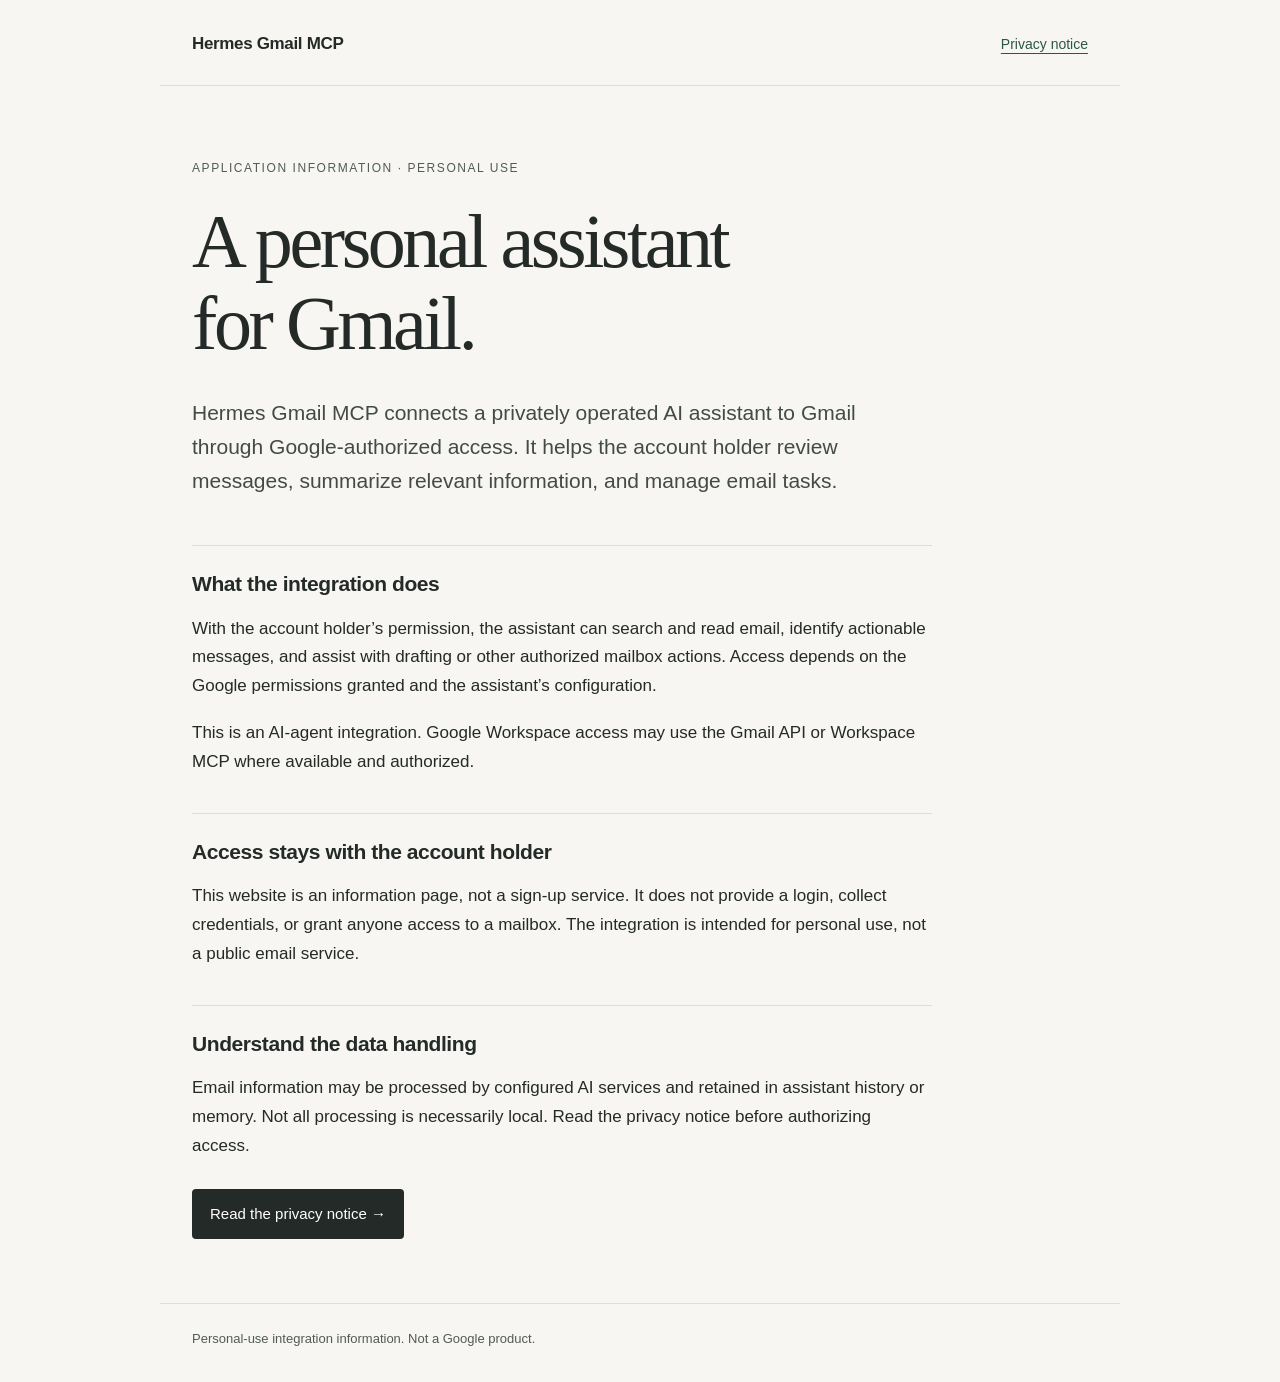
<file: index.html>
<!doctype html>
<html lang="en"><head><meta charset="utf-8"><meta name="viewport" content="width=device-width, initial-scale=1"><meta name="robots" content="noindex, nofollow, noarchive"><meta name="referrer" content="no-referrer"><meta name="description" content="Application information for a personal-use Gmail AI assistant."><title>Hermes Gmail MCP — Application information</title><link rel="stylesheet" href="styles.css"></head>
<body><a class="skip" href="#main">Skip to content</a><header><a class="wordmark" href="./">Hermes Gmail MCP</a><nav aria-label="Main"><a href="privacy.html">Privacy notice</a></nav></header><main id="main"><p class="eyebrow">Application information · Personal use</p><h1>A personal assistant<br>for Gmail.</h1><p class="lead">Hermes Gmail MCP connects a privately operated AI assistant to Gmail through Google-authorized access. It helps the account holder review messages, summarize relevant information, and manage email tasks.</p><section aria-labelledby="use"><h2 id="use">What the integration does</h2><p>With the account holder’s permission, the assistant can search and read email, identify actionable messages, and assist with drafting or other authorized mailbox actions. Access depends on the Google permissions granted and the assistant’s configuration.</p><p>This is an AI-agent integration. Google Workspace access may use the Gmail API or Workspace MCP where available and authorized.</p></section><section aria-labelledby="access"><h2 id="access">Access stays with the account holder</h2><p>This website is an information page, not a sign-up service. It does not provide a login, collect credentials, or grant anyone access to a mailbox. The integration is intended for personal use, not a public email service.</p></section><section aria-labelledby="data"><h2 id="data">Understand the data handling</h2><p>Email information may be processed by configured AI services and retained in assistant history or memory. Not all processing is necessarily local. Read the privacy notice before authorizing access.</p><a class="button" href="privacy.html">Read the privacy notice <span aria-hidden="true">→</span></a></section></main><footer>Personal-use integration information. Not a Google product.</footer></body></html>
</file>
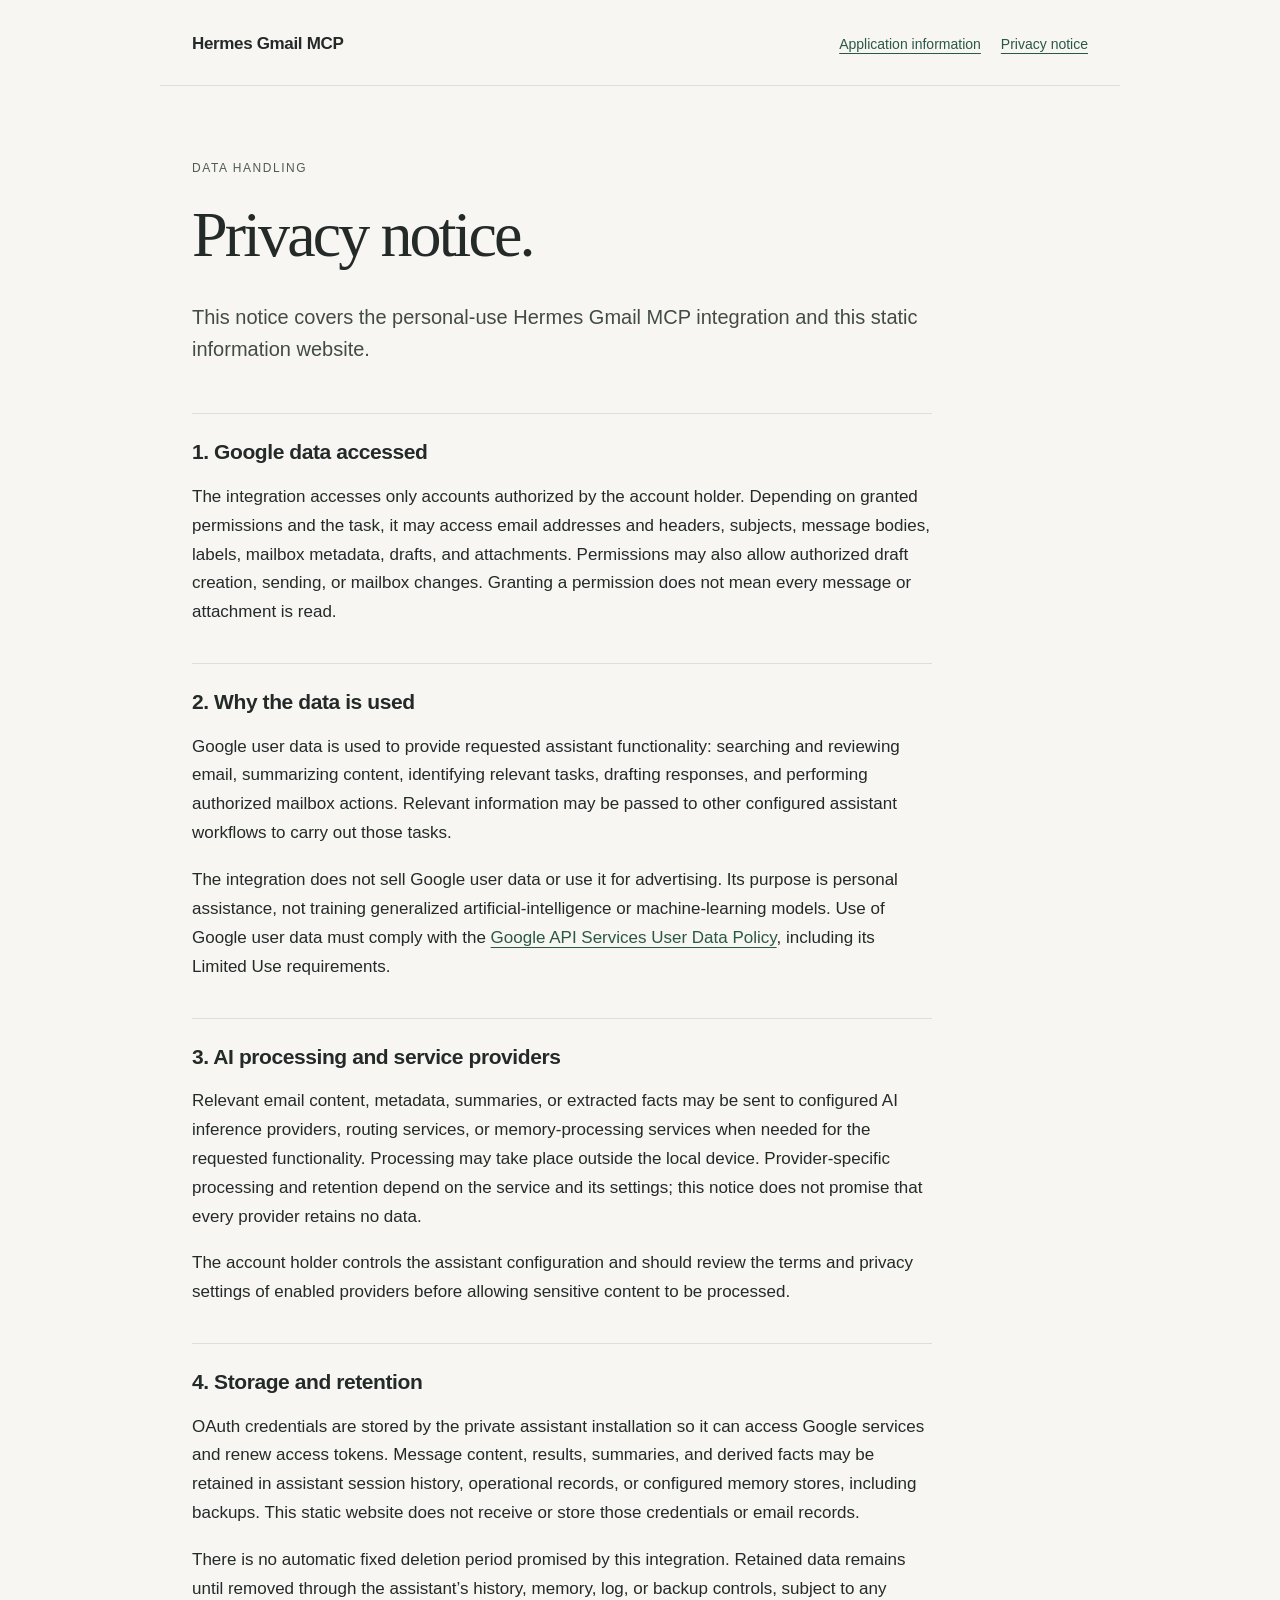
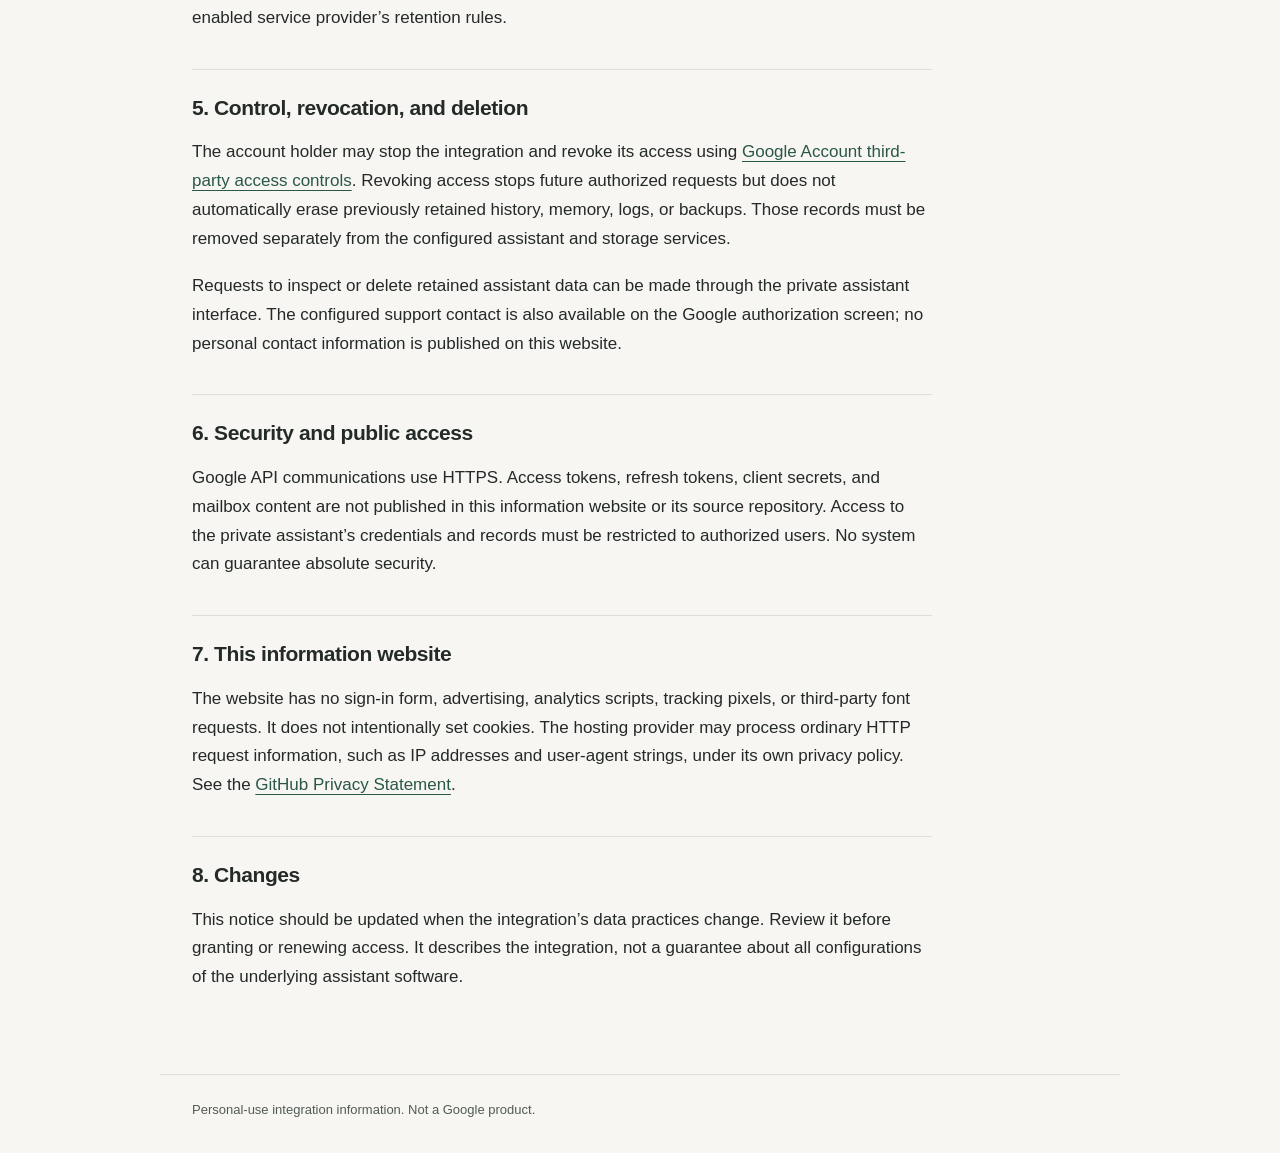
<file: privacy.html>
<!doctype html>
<html lang="en"><head><meta charset="utf-8"><meta name="viewport" content="width=device-width, initial-scale=1"><meta name="robots" content="noindex, nofollow, noarchive"><meta name="referrer" content="no-referrer"><meta name="description" content="Privacy notice for the Hermes Gmail MCP personal-use integration."><title>Privacy notice — Hermes Gmail MCP</title><link rel="stylesheet" href="styles.css"></head>
<body><a class="skip" href="#main">Skip to content</a><header><a class="wordmark" href="./">Hermes Gmail MCP</a><nav aria-label="Main"><a href="./">Application information</a><a href="privacy.html" aria-current="page">Privacy notice</a></nav></header><main id="main" class="document"><p class="eyebrow">Data handling</p><h1>Privacy notice.</h1><p class="lead">This notice covers the personal-use Hermes Gmail MCP integration and this static information website.</p><section><h2>1. Google data accessed</h2><p>The integration accesses only accounts authorized by the account holder. Depending on granted permissions and the task, it may access email addresses and headers, subjects, message bodies, labels, mailbox metadata, drafts, and attachments. Permissions may also allow authorized draft creation, sending, or mailbox changes. Granting a permission does not mean every message or attachment is read.</p></section><section><h2>2. Why the data is used</h2><p>Google user data is used to provide requested assistant functionality: searching and reviewing email, summarizing content, identifying relevant tasks, drafting responses, and performing authorized mailbox actions. Relevant information may be passed to other configured assistant workflows to carry out those tasks.</p><p>The integration does not sell Google user data or use it for advertising. Its purpose is personal assistance, not training generalized artificial-intelligence or machine-learning models. Use of Google user data must comply with the <a href="https://developers.google.com/terms/api-services-user-data-policy">Google API Services User Data Policy</a>, including its Limited Use requirements.</p></section><section><h2>3. AI processing and service providers</h2><p>Relevant email content, metadata, summaries, or extracted facts may be sent to configured AI inference providers, routing services, or memory-processing services when needed for the requested functionality. Processing may take place outside the local device. Provider-specific processing and retention depend on the service and its settings; this notice does not promise that every provider retains no data.</p><p>The account holder controls the assistant configuration and should review the terms and privacy settings of enabled providers before allowing sensitive content to be processed.</p></section><section><h2>4. Storage and retention</h2><p>OAuth credentials are stored by the private assistant installation so it can access Google services and renew access tokens. Message content, results, summaries, and derived facts may be retained in assistant session history, operational records, or configured memory stores, including backups. This static website does not receive or store those credentials or email records.</p><p>There is no automatic fixed deletion period promised by this integration. Retained data remains until removed through the assistant’s history, memory, log, or backup controls, subject to any enabled service provider’s retention rules.</p></section><section><h2>5. Control, revocation, and deletion</h2><p>The account holder may stop the integration and revoke its access using <a href="https://myaccount.google.com/permissions">Google Account third-party access controls</a>. Revoking access stops future authorized requests but does not automatically erase previously retained history, memory, logs, or backups. Those records must be removed separately from the configured assistant and storage services.</p><p>Requests to inspect or delete retained assistant data can be made through the private assistant interface. The configured support contact is also available on the Google authorization screen; no personal contact information is published on this website.</p></section><section><h2>6. Security and public access</h2><p>Google API communications use HTTPS. Access tokens, refresh tokens, client secrets, and mailbox content are not published in this information website or its source repository. Access to the private assistant’s credentials and records must be restricted to authorized users. No system can guarantee absolute security.</p></section><section><h2>7. This information website</h2><p>The website has no sign-in form, advertising, analytics scripts, tracking pixels, or third-party font requests. It does not intentionally set cookies. The hosting provider may process ordinary HTTP request information, such as IP addresses and user-agent strings, under its own privacy policy. See the <a href="https://docs.github.com/en/site-policy/privacy-policies/github-general-privacy-statement">GitHub Privacy Statement</a>.</p></section><section><h2>8. Changes</h2><p>This notice should be updated when the integration’s data practices change. Review it before granting or renewing access. It describes the integration, not a guarantee about all configurations of the underlying assistant software.</p></section></main><footer>Personal-use integration information. Not a Google product.</footer></body></html>
</file>
<file: styles.css>
:root{color-scheme:light;--paper:#f7f6f3;--ink:#242a28;--muted:#515b55;--rule:#dedfd9;--accent:#2b5747}*{box-sizing:border-box}body{margin:0;background:var(--paper);color:var(--ink);font-family:"Helvetica Neue",Arial,sans-serif;font-size:17px;line-height:1.7}header,main,footer{max-width:960px;margin:0 auto;padding-left:32px;padding-right:32px}header{display:flex;justify-content:space-between;align-items:center;gap:24px;padding-top:30px;padding-bottom:26px;border-bottom:1px solid var(--rule)}.wordmark{font-weight:700;color:var(--ink);text-decoration:none;letter-spacing:-.02em}nav{display:flex;gap:20px;font-size:14px;flex-wrap:wrap}a{color:var(--accent);text-underline-offset:4px}a:hover{text-decoration-thickness:2px}a:focus-visible{outline:3px solid var(--accent);outline-offset:5px}.skip{position:absolute;left:16px;top:-100px;background:white;padding:8px 14px;z-index:2}.skip:focus{top:12px}main{padding-top:72px;padding-bottom:64px}.eyebrow{font-size:12px;letter-spacing:.13em;text-transform:uppercase;color:var(--muted);margin:0 0 22px}h1{font-family:Georgia,"Times New Roman",serif;font-weight:400;font-size:clamp(42px,7vw,76px);letter-spacing:-.045em;line-height:1.08;margin:0 0 32px}.lead{font-size:21px;line-height:1.6;max-width:740px;margin:0 0 48px;color:#424b45}section{max-width:740px;border-top:1px solid var(--rule);padding-top:24px;margin-top:36px}h2{font-size:21px;letter-spacing:-.02em;line-height:1.35;margin:0 0 16px}p{margin:0 0 18px}.button{display:inline-block;background:var(--ink);color:white;padding:12px 18px;border-radius:4px;text-decoration:none;font-size:15px;margin-top:10px}.button:hover{background:#35463d}footer{border-top:1px solid var(--rule);padding-top:24px;padding-bottom:32px;font-size:13px;color:var(--muted)}.document h1{font-size:clamp(40px,6vw,64px)}.document .lead{font-size:20px}@media(max-width:600px){header,main,footer{padding-left:22px;padding-right:22px}header{align-items:flex-start;flex-direction:column;gap:12px}main{padding-top:46px}.lead{font-size:19px}section{margin-top:30px}nav{gap:14px}}
</file>
